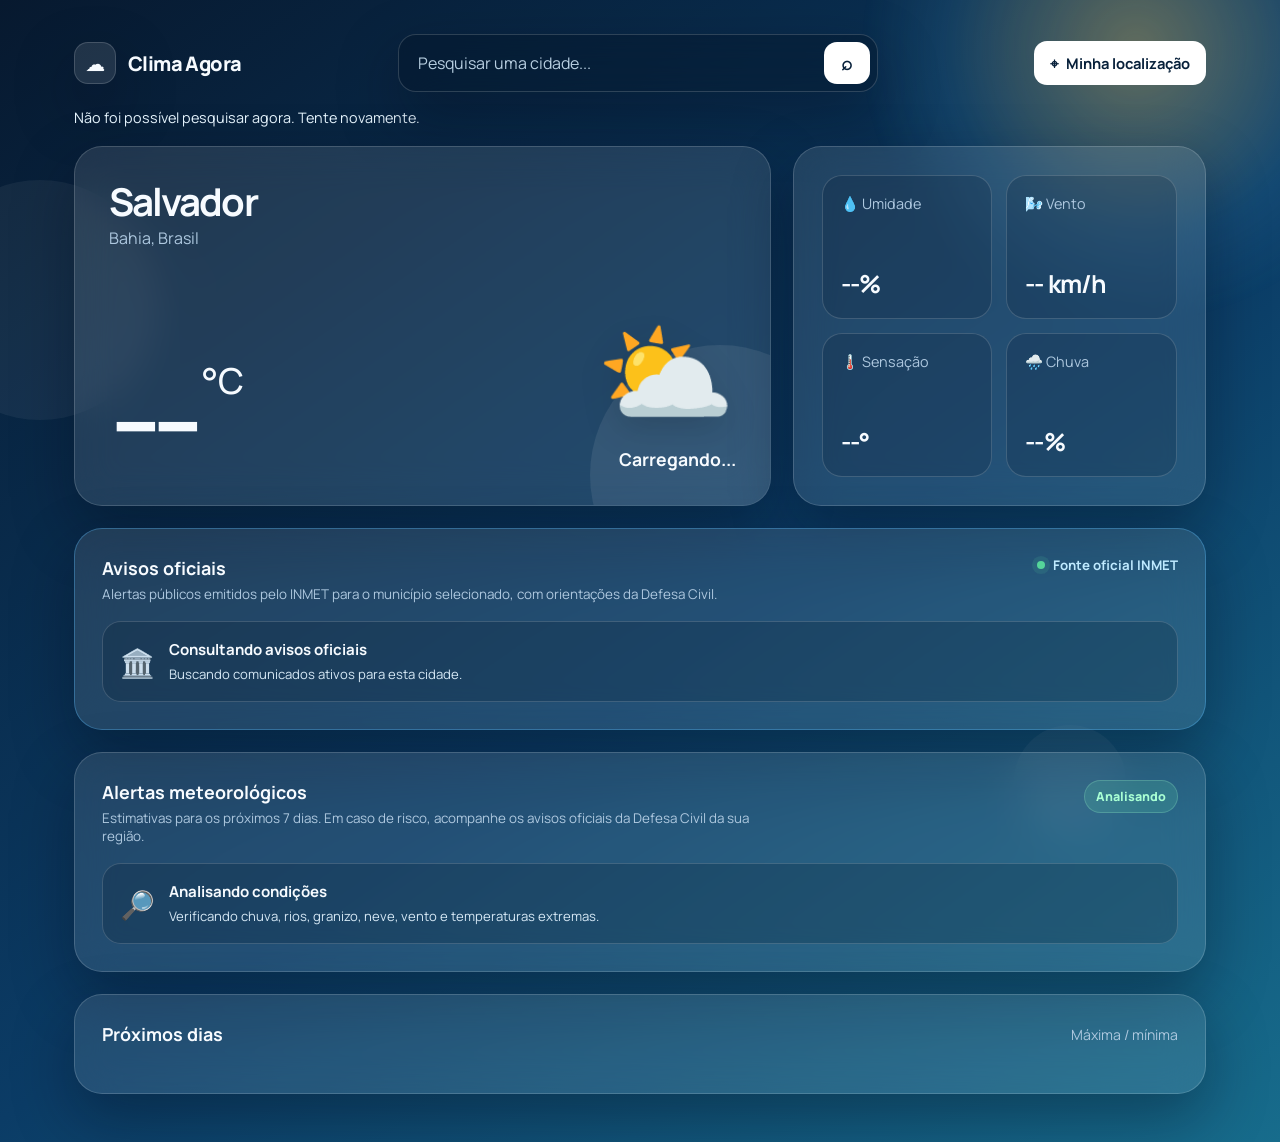
<file: index.html>
<!doctype html>
<html lang="pt-BR">
<head>
  <meta charset="UTF-8" />
  <meta name="viewport" content="width=device-width, initial-scale=1" />
  <meta name="theme-color" content="#07192f" />
  <meta name="description" content="Clima atual e previsão dos próximos dias para qualquer cidade." />
  <title>Clima Agora</title>
  <link rel="preconnect" href="https://fonts.googleapis.com">
  <link rel="preconnect" href="https://fonts.gstatic.com" crossorigin>
  <link href="https://fonts.googleapis.com/css2?family=Manrope:wght@400;500;600;700;800&display=swap" rel="stylesheet">
  <link rel="icon" type="image/svg+xml" href="data:image/svg+xml,%3Csvg xmlns='http://www.w3.org/2000/svg' viewBox='0 0 64 64'%3E%3Crect width='64' height='64' rx='18' fill='%230a2547'/%3E%3Ccircle cx='26' cy='25' r='11' fill='%23ffd166'/%3E%3Cpath d='M17 46h30a10 10 0 0 0-3-19 15 15 0 0 0-28 6 7 7 0 0 0 1 13Z' fill='%23eaf7ff'/%3E%3C/svg%3E">
  <style>
    :root { color-scheme: dark; --bg:#07192f; --panel:rgba(255,255,255,.10); --line:rgba(255,255,255,.16); --muted:#aec8df; --accent:#7bd7ff; --shadow:0 24px 60px rgba(1,10,24,.35); }
    * { box-sizing:border-box; }
    html { min-height:100%; background:var(--bg); }
    body { margin:0; min-height:100vh; font-family:Manrope,system-ui,sans-serif; color:#f7fbff; overflow-x:hidden; background:linear-gradient(145deg,#07192f 0%,#0b3c66 55%,#176c8c 100%); transition:background 1s ease; }
    body.clear { background:linear-gradient(145deg,#08244b 0%,#0d74b8 55%,#53bad5 100%); }
    body.rain { background:linear-gradient(145deg,#071423 0%,#1a344d 55%,#36556e 100%); }
    body.cloudy { background:linear-gradient(145deg,#11283f 0%,#3b6079 56%,#7892a5 100%); }
    .sky { position:fixed; inset:0; overflow:hidden; pointer-events:none; opacity:.8; }
    .glow { position:absolute; width:34rem; height:34rem; border-radius:50%; filter:blur(8px); background:radial-gradient(circle,rgba(255,211,102,.45),rgba(103,210,255,.12) 50%,transparent 72%); right:-8rem; top:-14rem; animation:float 8s ease-in-out infinite; }
    .orb { position:absolute; border-radius:50%; background:rgba(255,255,255,.07); backdrop-filter:blur(3px); animation:drift 12s ease-in-out infinite alternate; }
    .orb.a { width:15rem; height:15rem; left:-5rem; top:20%; } .orb.b { width:7rem;height:7rem;right:12%;bottom:7%;animation-delay:-5s; }
    .rain-lines { display:none; position:absolute; inset:-20%; background-image:repeating-linear-gradient(115deg,transparent 0 22px,rgba(190,224,255,.17) 23px 25px,transparent 26px 48px); animation:rain .8s linear infinite; }
    body.rain .rain-lines { display:block; }
    @keyframes float { 50% { transform:translate(-30px,28px) scale(1.05); } }
    @keyframes drift { to { transform:translate(40px,-35px); } }
    @keyframes rain { to { transform:translate(60px,80px); } }
    @keyframes rise { from { opacity:0; transform:translateY(14px); } to { opacity:1; transform:none; } }
    .app { position:relative; z-index:1; max-width:1180px; margin:auto; padding:34px 24px 48px; }
    header { display:flex; align-items:center; justify-content:space-between; gap:24px; margin-bottom:34px; }
    .brand { display:flex; align-items:center; gap:12px; font-weight:800; letter-spacing:-.03em; font-size:1.25rem; }
    .brand-icon { width:42px; height:42px; display:grid; place-items:center; border:1px solid var(--line); border-radius:14px; background:var(--panel); box-shadow:var(--shadow); }
    .search { display:flex; align-items:center; width:min(100%,480px); padding:7px 7px 7px 17px; border:1px solid var(--line); border-radius:18px; background:rgba(4,21,40,.42); backdrop-filter:blur(18px); box-shadow:var(--shadow); }
    .search input { min-width:0; flex:1; border:0; outline:0; background:transparent; color:#fff; font:inherit; font-size:1rem; }
    .search input::placeholder { color:#b7cee0; }
    button { border:0; color:#07203a; background:#fff; border-radius:13px; font:700 .92rem Manrope,sans-serif; cursor:pointer; transition:transform .2s,background .2s; }
    button:hover { transform:translateY(-1px); background:#e9f7ff; } button:focus-visible,input:focus-visible { outline:3px solid #92e5ff; outline-offset:3px; }
    .search button { width:46px;height:42px;font-size:1.2rem; }
    .location { padding:12px 16px; display:flex; align-items:center; gap:8px; white-space:nowrap; }
    .status { min-height:24px; margin:-18px 0 14px; color:#e7f6ff; font-size:.9rem; }
    .hero { display:grid; grid-template-columns:1.35fr .8fr; gap:22px; }
    .panel { border:1px solid var(--line); border-radius:28px; background:var(--panel); backdrop-filter:blur(20px); box-shadow:var(--shadow); }
    .current { min-height:360px; padding:34px; display:flex; flex-direction:column; justify-content:space-between; overflow:hidden; position:relative; animation:rise .55s ease both; }
    .current::after { content:""; position:absolute; width:260px;height:260px;border-radius:50%;right:-80px;bottom:-100px;background:rgba(255,255,255,.08); }
    .place { display:flex; justify-content:space-between; gap:16px; align-items:flex-start; }
    .place h1 { margin:0 0 4px; font-size:clamp(1.65rem,3vw,2.5rem); letter-spacing:-.05em; line-height:1.1; }
    .place p,.updated { margin:0;color:var(--muted); }
    .weather-main { display:flex; align-items:flex-end; justify-content:space-between; gap:20px; }
    .temperature { font-size:clamp(5rem,11vw,8rem); line-height:.82; font-weight:500; letter-spacing:-.09em; }
    .temperature sup { font-size:.28em; vertical-align:top; margin-left:8px; letter-spacing:0; }
    .condition { text-align:right; position:relative;z-index:1; }
    .weather-icon { font-size:clamp(4rem,9vw,7rem); filter:drop-shadow(0 12px 16px rgba(0,0,0,.14)); animation:float 6s ease-in-out infinite; }
    .condition strong { display:block; font-size:1.1rem; }
    .details { padding:28px; display:grid; grid-template-columns:1fr 1fr; gap:14px; animation:rise .55s .08s ease both; }
    .metric { min-height:120px; border:1px solid var(--line); border-radius:20px; padding:18px; background:rgba(3,21,40,.18); display:flex; flex-direction:column; justify-content:space-between; }
    .metric span { color:var(--muted); font-size:.9rem; } .metric strong { font-size:1.55rem; letter-spacing:-.04em; }
    .forecast-wrap { margin-top:22px; padding:27px; animation:rise .55s .16s ease both; }
    .alerts-wrap { margin-top:22px; padding:27px; animation:rise .55s .12s ease both; }
    .official-wrap { margin-top:22px; padding:27px; animation:rise .55s .1s ease both; border-color:rgba(92,190,255,.34); }
    .official-source { display:flex;align-items:center;gap:8px;color:#bfeaff;font-size:.83rem;font-weight:700; }
    .official-source::before { content:"";width:8px;height:8px;border-radius:50%;background:#55d59a;box-shadow:0 0 0 5px rgba(85,213,154,.12); }
    .official-card { position:relative; }
    .official-card a { display:inline-block;margin-top:9px;color:#bfeaff;font-size:.8rem;font-weight:700;text-decoration:none; }
    .official-card a:hover { text-decoration:underline; }
    .alerts-heading { display:flex; justify-content:space-between; align-items:flex-start; gap:20px; margin-bottom:18px; }
    .alerts-heading h2 { margin:0 0 5px; font-size:1.12rem; }
    .alerts-heading p { margin:0; color:var(--muted); font-size:.84rem; max-width:660px; }
    .alert-badge { border-radius:999px; padding:7px 11px; font-size:.78rem; font-weight:800; white-space:nowrap; background:rgba(106,232,171,.16); color:#a9ffd3; border:1px solid rgba(169,255,211,.22); }
    .alert-badge.active { background:rgba(255,192,84,.16); color:#ffe0a6; border-color:rgba(255,224,166,.25); }
    .alerts { display:grid; grid-template-columns:repeat(3,1fr); gap:12px; }
    .alert-card { display:flex; gap:14px; min-height:112px; padding:17px; border-radius:19px; background:rgba(4,23,43,.22); border:1px solid var(--line); }
    .alert-card.warning { background:linear-gradient(135deg,rgba(255,181,71,.18),rgba(255,104,72,.11)); border-color:rgba(255,210,137,.34); }
    .alert-card.danger { background:linear-gradient(135deg,rgba(255,91,91,.22),rgba(135,33,63,.14)); border-color:rgba(255,154,154,.40); }
    .alert-icon { font-size:1.75rem; line-height:1; }
    .alert-card strong { display:block; font-size:.94rem; margin-bottom:5px; }
    .alert-card p { margin:0; color:#d6e8f5; font-size:.82rem; line-height:1.45; }
    .safe-alert { grid-column:1/-1; min-height:auto; align-items:center; }
    .section-title { display:flex;align-items:center;justify-content:space-between;margin-bottom:20px; }
    .section-title h2 { font-size:1.12rem;margin:0; } .section-title span { color:var(--muted);font-size:.88rem; }
    .forecast { display:grid; grid-template-columns:repeat(7,1fr); gap:12px; }
    .day { padding:18px 10px;text-align:center;border:1px solid transparent;border-radius:19px;background:rgba(4,23,43,.2);transition:.2s; }
    .day:first-child { border-color:rgba(255,255,255,.25);background:rgba(255,255,255,.13); }
    .day:hover { transform:translateY(-3px);background:rgba(255,255,255,.12); }
    .day-name { font-weight:700;font-size:.9rem; } .day-icon { font-size:2rem;margin:15px 0 12px; } .temps { display:flex;justify-content:center;gap:8px;font-weight:700; } .low { color:var(--muted);font-weight:500; }
    .loader { width:18px;height:18px;border:2px solid rgba(255,255,255,.25);border-top-color:#fff;border-radius:50%;animation:spin .7s linear infinite;display:inline-block;vertical-align:-3px;margin-right:8px; }
    @keyframes spin { to { transform:rotate(360deg); } }
    @media (max-width:800px) { header{align-items:stretch;flex-wrap:wrap}.brand{width:100%}.search{order:3;width:100%}.hero{grid-template-columns:1fr}.current{min-height:330px}.forecast{grid-template-columns:repeat(4,1fr)}.alerts{grid-template-columns:1fr 1fr} }
    @media (max-width:520px) { .app{padding:22px 14px 34px}.location span{display:none}.panel{border-radius:23px}.current{padding:25px;min-height:300px}.details{padding:18px;gap:10px}.metric{min-height:104px;padding:15px}.forecast-wrap,.alerts-wrap{padding:20px 14px}.alerts-heading{display:block}.alert-badge{display:inline-block;margin-top:12px}.alerts{grid-template-columns:1fr}.forecast{grid-template-columns:repeat(2,1fr)}.day:last-child{grid-column:span 2}.weather-main{align-items:center}.condition strong{font-size:.95rem}.temperature{font-size:5rem} }
    @media (prefers-reduced-motion:reduce) { *,*::before,*::after { animation-duration:.01ms!important;animation-iteration-count:1!important;scroll-behavior:auto!important; } }
  </style>
</head>
<body>
  <div class="sky" aria-hidden="true"><div class="glow"></div><div class="orb a"></div><div class="orb b"></div><div class="rain-lines"></div></div>
  <main class="app">
    <header>
      <div class="brand"><div class="brand-icon">☁️</div>Clima Agora</div>
      <form class="search" id="searchForm" role="search"><input id="cityInput" autocomplete="off" aria-label="Pesquisar cidade" placeholder="Pesquisar uma cidade..." /><button aria-label="Buscar cidade">⌕</button></form>
      <button class="location" id="locationBtn"><b>⌖</b><span>Minha localização</span></button>
    </header>
    <div class="status" id="status" role="status" aria-live="polite"></div>
    <section class="hero">
      <article class="panel current">
        <div class="place"><div><h1 id="city">Salvador</h1><p id="region">Bahia, Brasil</p></div><p class="updated" id="updated"></p></div>
        <div class="weather-main"><div class="temperature"><span id="temp">--</span><sup>°C</sup></div><div class="condition"><div class="weather-icon" id="mainIcon">⛅</div><strong id="condition">Carregando...</strong></div></div>
      </article>
      <aside class="panel details">
        <div class="metric"><span>💧 Umidade</span><strong id="humidity">--%</strong></div>
        <div class="metric"><span>🌬️ Vento</span><strong id="wind">-- km/h</strong></div>
        <div class="metric"><span>🌡️ Sensação</span><strong id="feels">--°</strong></div>
        <div class="metric"><span>🌧️ Chuva</span><strong id="rain">--%</strong></div>
      </aside>
    </section>
    <section class="panel official-wrap" aria-labelledby="officialTitle">
      <div class="alerts-heading">
        <div><h2 id="officialTitle">Avisos oficiais</h2><p id="officialNote">Alertas públicos emitidos pelo INMET para o município selecionado, com orientações da Defesa Civil.</p></div>
        <span class="official-source">Fonte oficial INMET</span>
      </div>
      <div class="alerts" id="officialAlerts"><div class="alert-card safe-alert"><div class="alert-icon">🏛️</div><div><strong>Consultando avisos oficiais</strong><p>Buscando comunicados ativos para esta cidade.</p></div></div></div>
    </section>
    <section class="panel alerts-wrap" aria-labelledby="alertsTitle">
      <div class="alerts-heading">
        <div><h2 id="alertsTitle">Alertas meteorológicos</h2><p>Estimativas para os próximos 7 dias. Em caso de risco, acompanhe os avisos oficiais da Defesa Civil da sua região.</p></div>
        <span class="alert-badge" id="alertBadge">Analisando</span>
      </div>
      <div class="alerts" id="alerts"><div class="alert-card safe-alert"><div class="alert-icon">🔎</div><div><strong>Analisando condições</strong><p>Verificando chuva, rios, granizo, neve, vento e temperaturas extremas.</p></div></div></div>
    </section>
    <section class="panel forecast-wrap">
      <div class="section-title"><h2>Próximos dias</h2><span>Máxima / mínima</span></div>
      <div class="forecast" id="forecast"></div>
    </section>
  </main>
  <script>
    const $ = id => document.getElementById(id);
    const weatherMap = {
      0:['Céu limpo','☀️','clear'],1:['Predominantemente limpo','🌤️','clear'],2:['Parcialmente nublado','⛅','cloudy'],3:['Nublado','☁️','cloudy'],
      45:['Neblina','🌫️','cloudy'],48:['Neblina com geada','🌫️','cloudy'],51:['Garoa leve','🌦️','rain'],53:['Garoa','🌦️','rain'],55:['Garoa intensa','🌧️','rain'],
      61:['Chuva leve','🌦️','rain'],63:['Chuva','🌧️','rain'],65:['Chuva forte','🌧️','rain'],80:['Pancadas de chuva','🌦️','rain'],81:['Pancadas de chuva','🌧️','rain'],82:['Temporal','⛈️','rain'],95:['Trovoadas','⛈️','rain'],96:['Trovoadas com granizo','⛈️','rain'],99:['Trovoadas fortes','⛈️','rain']
    };
    const info = code => weatherMap[code] || ['Tempo variável','🌥️','cloudy'];
    const weekdays = ['Dom','Seg','Ter','Qua','Qui','Sex','Sáb'];
    function setStatus(message, loading=false){ $('status').innerHTML = loading ? `<span class="loader"></span>${message}` : message; }
    function countryName(code){ try{return new Intl.DisplayNames(['pt-BR'],{type:'region'}).of(code)}catch{return code} }
    async function loadWeather(lat,lon,place){
      setStatus('Atualizando a previsão...',true);
      try {
        const params = new URLSearchParams({latitude:lat,longitude:lon,timezone:'auto',forecast_days:7,current:'temperature_2m,relative_humidity_2m,apparent_temperature,weather_code,wind_speed_10m,precipitation',daily:'weather_code,temperature_2m_max,temperature_2m_min,precipitation_probability_max,precipitation_sum,rain_sum,showers_sum,snowfall_sum,wind_gusts_10m_max'});
        const res=await fetch(`https://api.open-meteo.com/v1/forecast?${params}`); if(!res.ok) throw new Error(); const data=await res.json();
        render(data,place); loadOfficialAlerts(place); setStatus(''); localStorage.setItem('lastPlace',JSON.stringify({lat,lon,place}));
      } catch { setStatus('Não foi possível carregar o clima agora. Verifique sua conexão e tente novamente.'); }
    }
    function render(data,place){
      const cur=data.current, w=info(cur.weather_code); document.body.className=w[2];
      $('city').textContent=place.name; $('region').textContent=[place.admin1,countryName(place.country_code)].filter(Boolean).join(', ');
      $('temp').textContent=Math.round(cur.temperature_2m); $('condition').textContent=w[0]; $('mainIcon').textContent=w[1];
      $('humidity').textContent=`${cur.relative_humidity_2m}%`; $('wind').textContent=`${Math.round(cur.wind_speed_10m)} km/h`; $('feels').textContent=`${Math.round(cur.apparent_temperature)}°`; $('rain').textContent=`${data.daily.precipitation_probability_max[0] ?? 0}%`;
      $('updated').textContent=`Atualizado às ${new Date(cur.time).toLocaleTimeString('pt-BR',{hour:'2-digit',minute:'2-digit'})}`;
      $('forecast').innerHTML=data.daily.time.map((date,i)=>{ const d=new Date(date+'T12:00:00'),wi=info(data.daily.weather_code[i]); return `<article class="day" title="${wi[0]}"><div class="day-name">${i===0?'Hoje':weekdays[d.getDay()]}</div><div class="day-icon" aria-label="${wi[0]}">${wi[1]}</div><div class="temps"><span>${Math.round(data.daily.temperature_2m_max[i])}°</span><span class="low">${Math.round(data.daily.temperature_2m_min[i])}°</span></div></article>`}).join('');
      renderAlerts(data.daily);
    }
    function renderAlerts(d){
      const alerts=[], max=(arr)=>Math.max(...(arr||[0])), firstDay=(test)=>{const i=d.time.findIndex((_,idx)=>test(idx));return i<0?'':i===0?'hoje':weekdays[new Date(d.time[i]+'T12:00:00').getDay()]};
      const rainMax=max(d.precipitation_sum), rainDay=firstDay(i=>d.precipitation_sum[i]>=30);
      if(rainMax>=50) alerts.push({icon:'🌊',title:'Chuva intensa e risco hidrológico',text:`Até ${Math.round(rainMax)} mm em 24h, com possibilidade de alagamentos e elevação de rios (${rainDay}). Evite áreas inundáveis.`,level:'danger'});
      else if(rainMax>=30) alerts.push({icon:'🌧️',title:'Chuva forte',text:`Acumulado previsto de até ${Math.round(rainMax)} mm em 24h (${rainDay}). Atenção a pontos de alagamento.`,level:'warning'});
      const hailDay=firstDay(i=>[96,99].includes(d.weather_code[i]));
      if(hailDay) alerts.push({icon:'🧊',title:'Possibilidade de granizo',text:`Trovoadas com chance de granizo previstas para ${hailDay}. Procure abrigo e proteja veículos.`,level:'danger'});
      const snowMax=max(d.snowfall_sum), snowDay=firstDay(i=>d.snowfall_sum[i]>0.2);
      if(snowMax>0.2) alerts.push({icon:'❄️',title:'Previsão de neve',text:`Acúmulo estimado de até ${snowMax.toFixed(1)} cm (${snowDay}). Redobre a atenção em estradas.`,level:snowMax>=5?'danger':'warning'});
      const gust=max(d.wind_gusts_10m_max), windDay=firstDay(i=>d.wind_gusts_10m_max[i]>=60);
      if(gust>=60) alerts.push({icon:'💨',title:'Ventos fortes',text:`Rajadas de até ${Math.round(gust)} km/h previstas para ${windDay}. Afaste-se de árvores e estruturas frágeis.`,level:gust>=80?'danger':'warning'});
      const heat=max(d.temperature_2m_max), heatDay=firstDay(i=>d.temperature_2m_max[i]>=38);
      if(heat>=38) alerts.push({icon:'🔥',title:'Calor extremo',text:`Temperatura de até ${Math.round(heat)}°C prevista para ${heatDay}. Hidrate-se e evite exposição prolongada.`,level:heat>=42?'danger':'warning'});
      const cold=Math.min(...d.temperature_2m_min), coldDay=firstDay(i=>d.temperature_2m_min[i]<=0);
      if(cold<=0) alerts.push({icon:'🥶',title:'Frio intenso e geada',text:`Mínima de ${Math.round(cold)}°C prevista para ${coldDay}. Proteja pessoas vulneráveis, animais e plantas.`,level:cold<=-5?'danger':'warning'});
      const badge=$('alertBadge');
      if(!alerts.length){ badge.textContent='Sem risco elevado';badge.className='alert-badge';$('alerts').innerHTML='<div class="alert-card safe-alert"><div class="alert-icon">✅</div><div><strong>Nenhum alerta estimado</strong><p>Não foram identificadas condições severas nos próximos 7 dias. A previsão pode mudar; continue acompanhando.</p></div></div>';return }
      badge.textContent=`${alerts.length} ${alerts.length===1?'alerta':'alertas'}`;badge.className='alert-badge active';
      $('alerts').innerHTML=alerts.map(a=>`<article class="alert-card ${a.level}"><div class="alert-icon">${a.icon}</div><div><strong>${a.title}</strong><p>${a.text}</p></div></article>`).join('');
    }
    const stateCodes={Acre:'AC',Alagoas:'AL',Amapá:'AP',Amazonas:'AM',Bahia:'BA',Ceará:'CE','Distrito Federal':'DF','Espírito Santo':'ES',Goiás:'GO',Maranhão:'MA','Mato Grosso':'MT','Mato Grosso do Sul':'MS','Minas Gerais':'MG',Pará:'PA',Paraíba:'PB',Paraná:'PR',Pernambuco:'PE',Piauí:'PI','Rio de Janeiro':'RJ','Rio Grande do Norte':'RN','Rio Grande do Sul':'RS',Rondônia:'RO',Roraima:'RR','Santa Catarina':'SC','São Paulo':'SP',Sergipe:'SE',Tocantins:'TO'};
    function escapeHtml(value){const el=document.createElement('span');el.textContent=value||'';return el.innerHTML}
    async function loadOfficialAlerts(place){
      const box=$('officialAlerts'), state=stateCodes[place.admin1]||place.admin1||'';
      box.innerHTML='<div class="alert-card safe-alert"><div class="alert-icon">🏛️</div><div><strong>Consultando avisos oficiais</strong><p>Buscando comunicados ativos para esta cidade.</p></div></div>';
      if(!place.name||place.name==='Minha localização'||!state){box.innerHTML='<div class="alert-card safe-alert"><div class="alert-icon">📍</div><div><strong>Pesquise sua cidade</strong><p>Para localizar avisos oficiais, pesquise o nome da cidade no campo acima.</p></div></div>';return}
      try{
        const response=await fetch(`/api/official-alerts?city=${encodeURIComponent(place.name)}&state=${encodeURIComponent(state)}`);
        const data=await response.json();
        if(!response.ok||data.unavailable)throw new Error();
        if(!data.alerts.length){box.innerHTML='<div class="alert-card safe-alert"><div class="alert-icon">✅</div><div><strong>Nenhum aviso oficial ativo</strong><p>O INMET não possui avisos ativos para este município neste momento.</p></div></div>';return}
        box.innerHTML=data.alerts.map(a=>{const severe=/grande perigo|severe|extreme/i.test(a.severity), level=severe?'danger':'warning',risk=a.risks?.[0]||'Consulte os detalhes do aviso oficial.',instruction=a.instructions?.slice(-1)[0]||'Siga as orientações da Defesa Civil.';return `<article class="alert-card official-card ${level}"><div class="alert-icon">${severe?'🚨':'⚠️'}</div><div><strong>${escapeHtml(a.event)} — ${escapeHtml(a.severity)}</strong><p>${escapeHtml(risk)} ${escapeHtml(instruction)}</p><a href="${a.link}" target="_blank" rel="noopener">Ver aviso oficial ↗</a></div></article>`}).join('');
      }catch{box.innerHTML='<div class="alert-card safe-alert"><div class="alert-icon">📡</div><div><strong>Fonte oficial temporariamente indisponível</strong><p>Os alertas estimados continuam disponíveis abaixo. Tente consultar novamente em alguns minutos.</p></div></div>'}
    }
    async function searchCity(query){
      setStatus(`Buscando “${query}”...`,true);
      try { const res=await fetch(`https://geocoding-api.open-meteo.com/v1/search?name=${encodeURIComponent(query)}&count=1&language=pt&format=json`); const data=await res.json(); if(!data.results?.length){setStatus('Cidade não encontrada. Tente escrever o nome completo.');return} const p=data.results[0]; loadWeather(p.latitude,p.longitude,p); }
      catch { setStatus('Não foi possível pesquisar agora. Tente novamente.'); }
    }
    $('searchForm').addEventListener('submit',e=>{e.preventDefault();const q=$('cityInput').value.trim();if(q)searchCity(q)});
    $('locationBtn').addEventListener('click',()=>{
      if(!navigator.geolocation){setStatus('Seu navegador não oferece acesso à localização.');return}
      setStatus('Obtendo sua localização...',true);
      navigator.geolocation.getCurrentPosition(async pos=>{
        const {latitude,longitude}=pos.coords; let place={name:'Minha localização',admin1:'',country_code:'BR'};
        try { const r=await fetch(`https://geocoding-api.open-meteo.com/v1/reverse?latitude=${latitude}&longitude=${longitude}&count=1&language=pt&format=json`); const d=await r.json(); if(d.results?.[0])place=d.results[0]; } catch {}
        loadWeather(latitude,longitude,place);
      },()=>setStatus('Não foi possível acessar sua localização. Autorize o acesso ou pesquise uma cidade.'),{timeout:10000,enableHighAccuracy:false});
    });
    const saved=localStorage.getItem('lastPlace'); if(saved){try{const s=JSON.parse(saved);loadWeather(s.lat,s.lon,s.place)}catch{searchCity('Salvador')}}else{searchCity('Salvador')}
  </script>
</body>
</html>
</file>
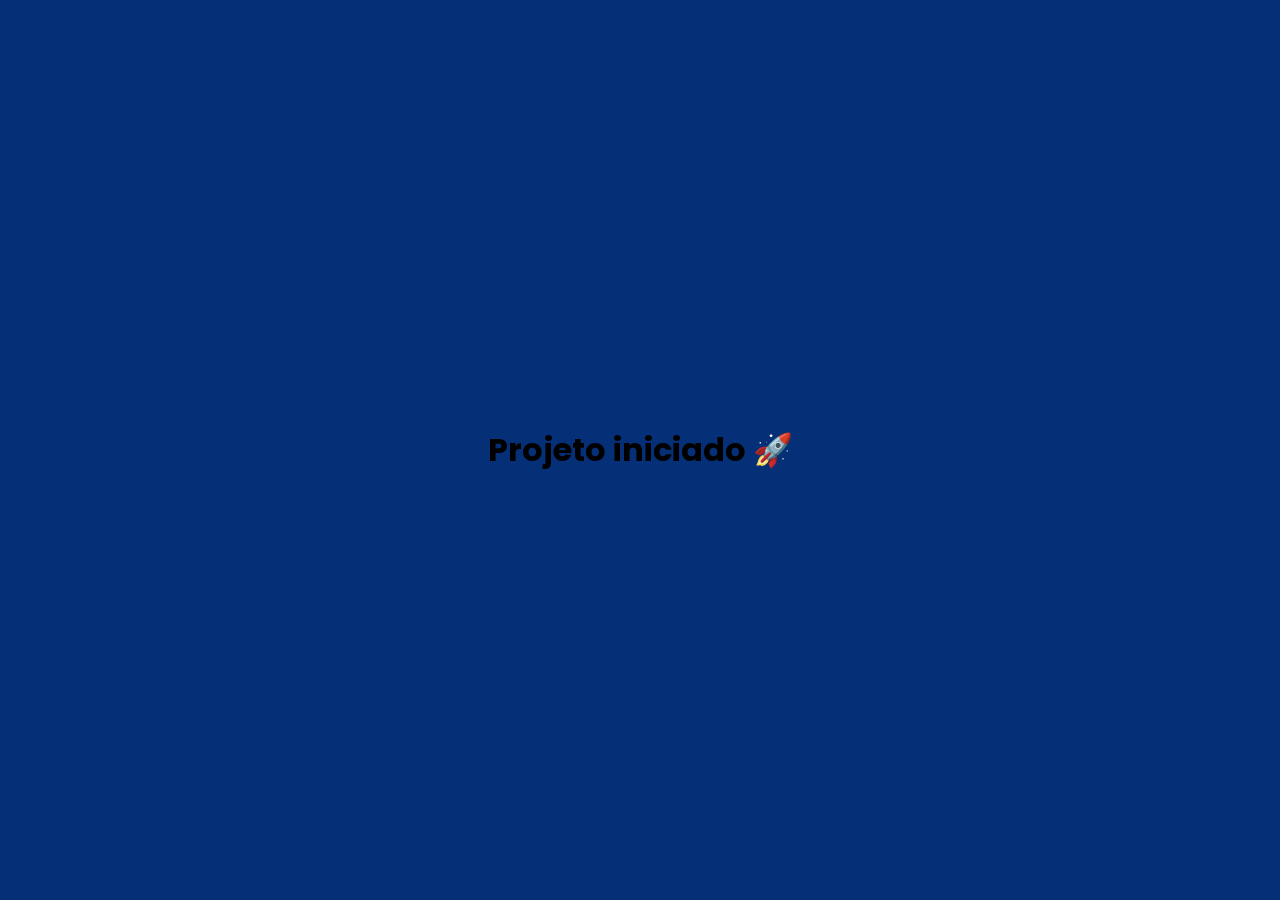
<file: src/index.html>
<!DOCTYPE html>
<html lang="pt-BR">
<head>
    <meta charset="UTF-8">
    <meta name="viewport" content="width=device-width, initial-scale=1.0">
    <title>Projeto</title>
    <link rel="stylesheet" href="styles/styles.css">
</head>
<body>
    <h1>Projeto iniciado 🚀</h1>
    <script src="javascript/script.js"></script>
</body>
</html>
</file>
<file: src/styles/styles.css>
@import url('https://fonts.googleapis.com/css2?family=Poppins:ital,wght@0,100;0,200;0,300;0,400;0,500;0,600;0,700;1,100;1,200;1,300;1,400;1,500;1,600&display=swap');

* {
    font-family: 'Poppins', sans-serif;
    margin: 0;
    padding: 0;
    box-sizing: border-box;
}

body {
    display: flex;
    align-items: center;
    justify-content: center;
    min-height: 100vh;
    background: linear-gradient(#053077, #053077);
}

#container {
    background-color: #f0f8ff;
    border-radius: 20px;
    padding: 18px;
    box-shadow: 5px 5px 5px rgba(0, 0, 0, 0.1);
}

#search {
    display: flex;
    align-items: center;
    gap: 8px;
    border: 1px solid #bdbdbd;
    border-radius: 10px;
    padding: 4px 12px;
}

#search input {
    border: none;
    background-color: transparent;
    font-size: 16px;
    width: 100%;
}

#search input:focus-visible {
    outline: none;
}

#search button {
    background-color: transparent;
    border: none;
    cursor: pointer;
}

#weather {
    display: none;
    margin-top: 20px;   
}

#weather.show {
    display: block;
}

#weather #title {
    text-align: center;
    margin-bottom: 5px;
    font-weight: 600;
    color: #372f3f;
}

#temp {
    display: flex;
    align-items: center;
    justify-content: space-around;
    gap: 20px;
    background: linear-gradient(90deg, #5a7cdc, #606dde);
    color: #fff;
    border-radius: 20px;
    padding: 20px;
}

#temp_img {
    filter: drop-shadow(2px 2px 2px rgba(0, 0, 0, 0.2));
}

#temp_value {
    font-weight: bold;
    font-size: 50px;
    line-height: 55px;
}

#temp_description {
    font-weight: 500;
    text-transform: capitalize;
}

#other_infos {
    margin-top: 30px;
    display: grid;
    grid-template-columns: 1fr 1fr;
    gap: 12px;
}

#other_infos .info {
    display: flex;
    align-items: center;
    justify-content: start;
    padding: 4px 10px;
    border-radius: 8px;
    box-shadow: 0px 0px 5px rgba(0, 0, 0, 0.2);
    background-color: #fff;
    gap: 10px;
}

#other_infos .info h2 {
    font-size: 12px;
    font-weight: 600;
}

#other_infos .info i {
    text-align: center;
    font-size: 20px;
    width: 20%;
}

#temp_max_icon {
    color: #7f1d1d;
}

#temp_min_icon {
    color: #0284c7;
}

#humidity_icon {
    color: #0ea5e9;
}

#wind_icon {
    color: #7c3aed;
}

#alert {
    display: flex;
    flex-direction: column;
    align-items: center;
}

#alert img {
    width: 200px;
    margin-top: 20px;
}
</file>
